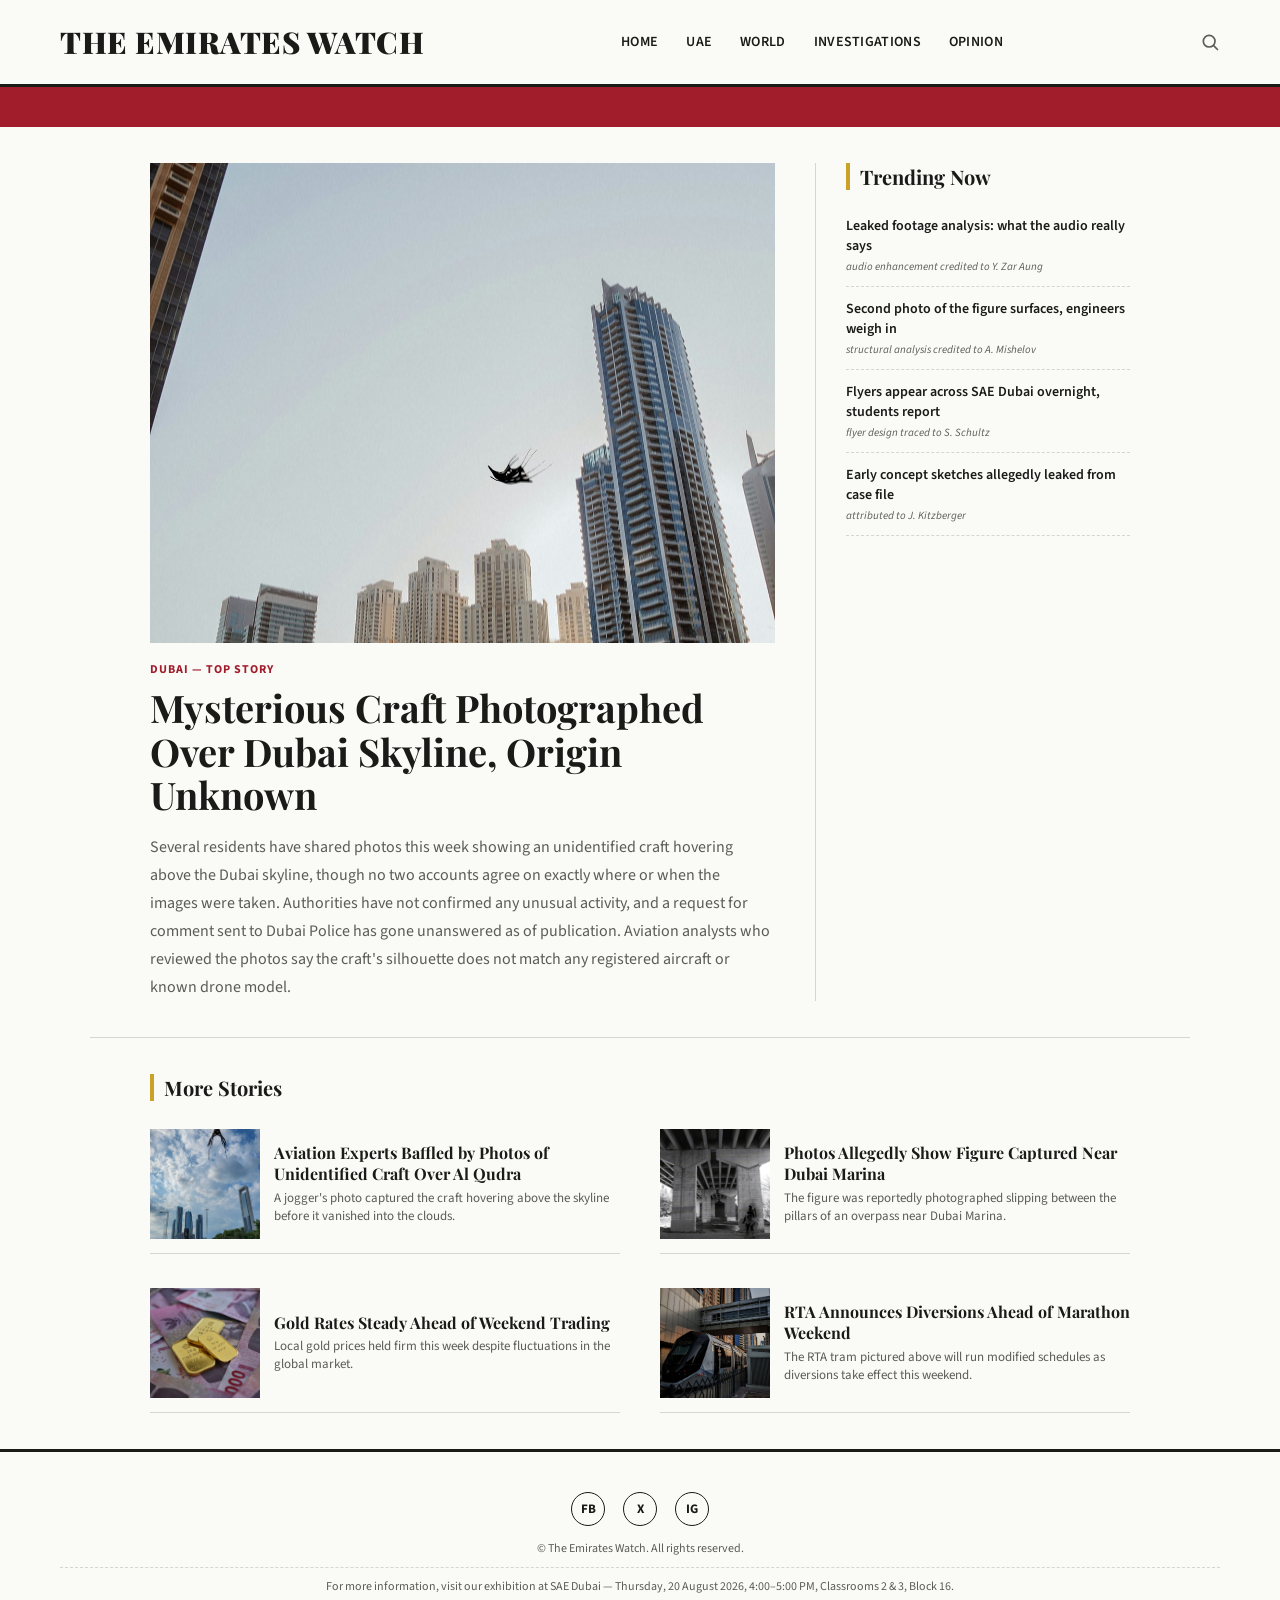
<file: index.html>
<!DOCTYPE html>
<html lang="en">
<head>
    <meta charset="UTF-8">
    <meta name="viewport" content="width=device-width, initial-scale=1.0">
    <title>The Emirates Watch</title>
    <!--This page has no visible content - it just decides which layout to
        send the visitor to, then redirects instantly. GitHub Pages requires
        a file named exactly index.html at the root, so this fills that role
        instead of duplicating either layout.-->
    <script>
        var isMobile = window.matchMedia("(max-width: 768px)").matches;
        window.location.replace(isMobile ? "index-mobile.html" : "index-desktop.html");
    </script>
</head>
<body>
    <!--Fallback link in case JavaScript is disabled-->
    <p>Redirecting&hellip; if nothing happens, <a href="index-desktop.html">click here</a>.</p>
</body>
</html>
</file>
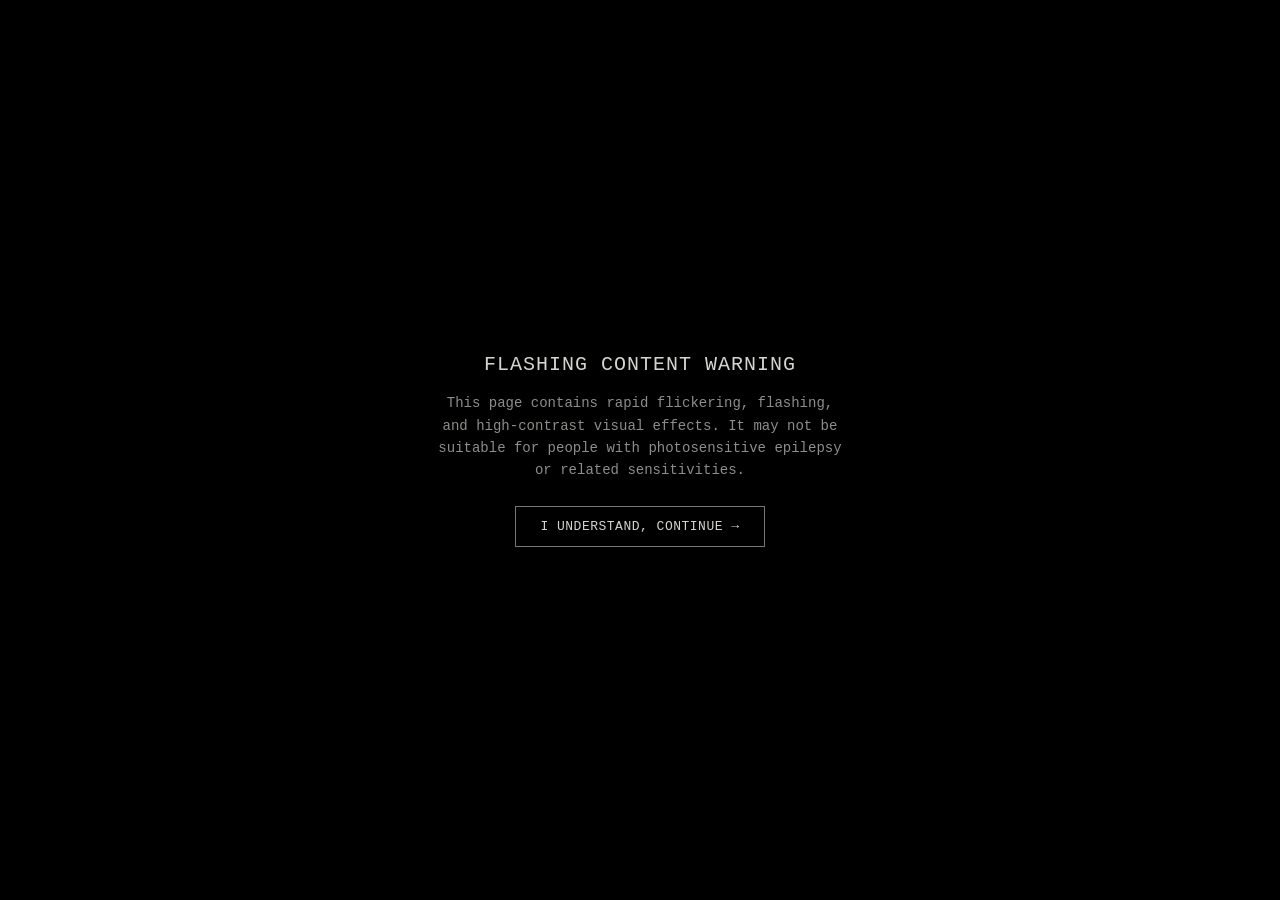
<file: error-404.html>
<!DOCTYPE html>
<html lang="en">
<head>
    <meta charset="UTF-8">
    <meta name="viewport" content="width=device-width, initial-scale=1.0">
    <title>404 &mdash; Page Not Found</title>
    <link rel="stylesheet" href="error-404.css">
</head>
<body class="body-404">

<!--Seizure warning interstitial - sits on top of everything and blocks the
    glitch effects from view until dismissed. Uses a tap/click button instead
    of hover, so it works the same on phones as it does on desktop.-->
<div class="seizure-overlay" id="seizureOverlay">
    <p class="seizure-title">Flashing Content Warning</p>
    <p class="seizure-text">This page contains rapid flickering, flashing, and high-contrast
        visual effects. It may not be suitable for people with photosensitive epilepsy or
        related sensitivities.</p>
    <button type="button" class="seizure-button" onclick="document.getElementById('seizureOverlay').style.display='none';">
        I Understand, Continue &rarr;
    </button>
</div>

<!--Full-bleed feed: photo 1 and photo 2 fill the entire page and swap between
    each other like a corrupted security feed, with the 404 message sitting
    on top as a HUD overlay rather than a big centered heading-->
<div class="feed-stage">

    <img src="./Photos/C1.jpg" alt="Leaked craft close-up" class="photo-frame photo-1">

    <img src="./Photos/E1.jpg" alt="Leaked entity close-up" class="photo-frame photo-2">

    <!--Signal-loss black flash, noise grain, scanlines and a horizontal tear all sit above the photos-->
    <div class="black-flash"></div>
    <div class="grain-overlay"></div>
    <div class="scanlines"></div>
    <div class="tear-line"></div>

    <!--HUD overlay: styled like a broken CCTV/security monitor readout, not a big glossy heading-->
    <div class="hud-overlay">
        <div class="hud-top">
            <span class="rec-dot"></span>
            <span>REC</span>
            <span class="timestamp">CAM_04 &mdash; FEED INTERRUPTED</span>
        </div>

        <div class="hud-center">
            <p class="hud-code">ERR 404</p>
            <p class="hud-message">PAGE NOT FOUND</p>
            <p class="hud-submessage">signal lost &mdash; record does not exist</p>
        </div>

        <div class="hud-bottom">
            <span>STATUS: OFFLINE</span>
            <!--Uses browser history so it returns to whichever layout (mobile or desktop) the user came from-->
            <a href="index-mobile.html" class="return-link" onclick="history.back(); return false;">return to site &rarr;</a>
        </div>

        <!--Exhibition tie-back note - appears on every page-->
        <p class="exhibition-note-404">For more information, visit our exhibition at SAE Dubai &mdash; Thursday, 20 August 2026, 4:00&ndash;5:00 PM, Classrooms 2 &amp; 3, Block 16.</p>
    </div>

</div>

</body>
</html>
</file>
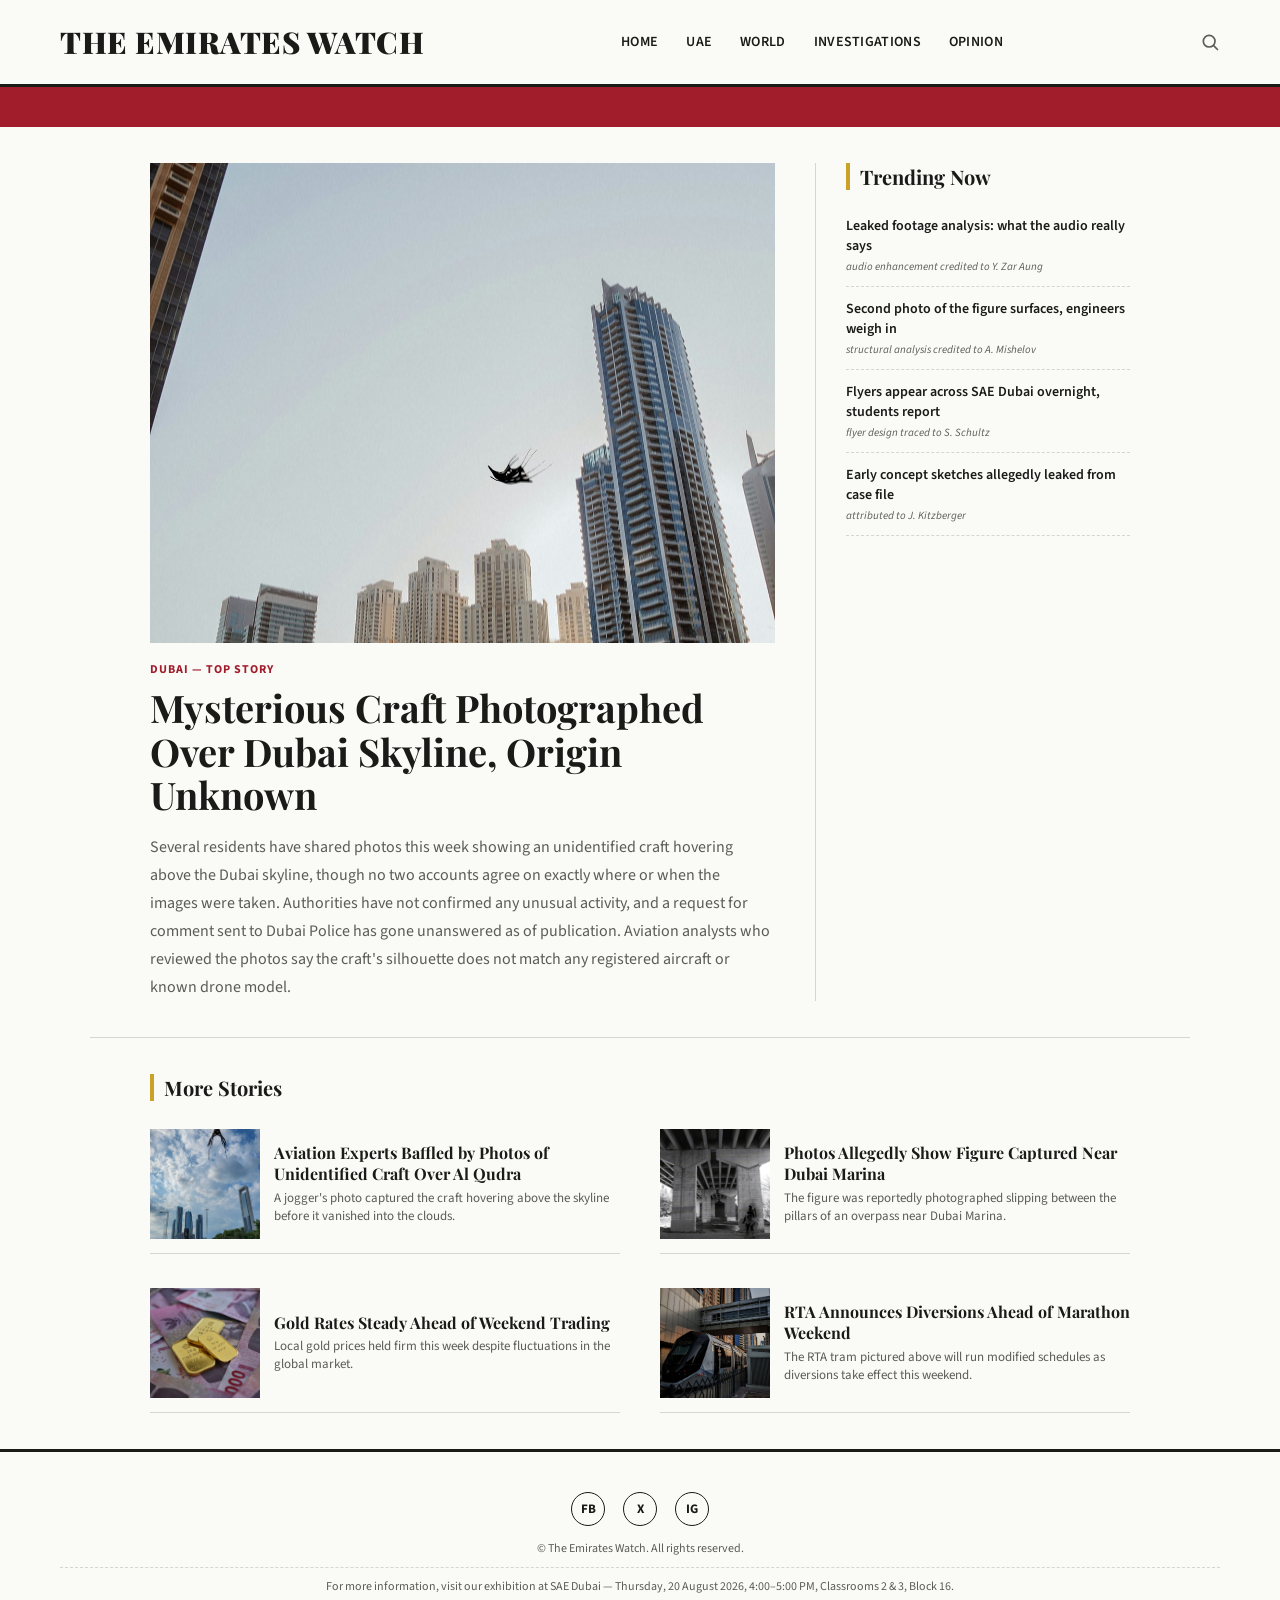
<file: index-desktop.html>
<!DOCTYPE html>
<html lang="en">
<head>
    <meta charset="UTF-8">
    <title>The Emirates Watch</title>
    <link rel="preconnect" href="https://fonts.googleapis.com">
    <link rel="preconnect" href="https://fonts.gstatic.com" crossorigin>
    <link href="https://fonts.googleapis.com/css2?family=Playfair+Display:wght@700;900&family=Source+Sans+3:wght@400;600;700&display=swap" rel="stylesheet">
    <link rel="stylesheet" href="style-desktop.css">
</head>
<body class="body">

<!--Masthead / Logo + Nav + Search-->
<header class="masthead">
    <div class="logo">THE EMIRATES WATCH</div>
    <!--Full nav row, desktop has room for it unlike mobile-->
    <nav class="nav">
        <a href="#">Home</a>
        <a href="#">UAE</a>
        <a href="#">World</a>
        <a href="#">Investigations</a>
        <a href="#">Opinion</a>
    </nav>
    <!--Decorative search icon, not functional-->
    <svg class="search-icon" viewBox="0 0 24 24" width="20" height="20" fill="none" stroke="currentColor" stroke-width="2" stroke-linecap="round">
        <circle cx="11" cy="11" r="7"></circle>
        <line x1="21" y1="21" x2="16.65" y2="16.65"></line>
    </svg>
</header>

<!--Breaking News Ticker - scrolling marquee animation-->
<div class="ticker-wrap">
    <div class="ticker-track">
        BREAKING: UNIDENTIFIED CRAFT PHOTOGRAPHED OVER DUBAI SKYLINE &mdash; SOURCE OF IMAGES UNCONFIRMED &nbsp;&bull;&nbsp; WITNESSES DESCRIBE "NON-HUMAN" FIGURE CAPTURED IN LEAKED PHOTOS &nbsp;&bull;&nbsp; BREAKING: UNIDENTIFIED CRAFT PHOTOGRAPHED OVER DUBAI SKYLINE &mdash; SOURCE OF IMAGES UNCONFIRMED &nbsp;&bull;&nbsp;
    </div>
</div>

<!--Main Story + Trending Sidebar, side by side on desktop-->
<section class="hero-row">

    <!--Main Story / Hero-->
    <div class="hero">
        <a href="story-craft.html" class="hero-link">
            <img src="./Photos/C3.jpg" alt="Wide shot of the craft over the Dubai skyline" class="photo-placeholder hero-photo">
            <p class="eyebrow">DUBAI &mdash; TOP STORY</p>
            <h1 class="headline">Mysterious Craft Photographed Over Dubai Skyline, Origin Unknown</h1>
        </a>
        <p class="lead-paragraph">
            Several residents have shared photos this week showing an unidentified craft hovering above the
            Dubai skyline, though no two accounts agree on exactly where or when the images were taken.
            Authorities have not confirmed any unusual activity, and a request for comment sent to Dubai Police
            has gone unanswered as of publication. Aviation analysts who reviewed the photos say the craft's
            silhouette does not match any registered aircraft or known drone model.
        </p>
    </div>

    <!--Trending Sidebar - links back to collaborator ARG content-->
    <aside class="trending">
        <h2 class="section-title">Trending Now</h2>
        <ul class="trending-list">
            <li>
                <a href="story-footage.html">Leaked footage analysis: what the audio really says</a>
                <span class="byline">audio enhancement credited to Y. Zar Aung</span>
            </li>
            <li>
                <a href="story-fragment.html">Second photo of the figure surfaces, engineers weigh in</a>
                <span class="byline">structural analysis credited to A. Mishelov</span>
            </li>
            <li>
                <a href="story-flyers.html">Flyers appear across SAE Dubai overnight, students report</a>
                <span class="byline">flyer design traced to S. Schultz</span>
            </li>
            <li>
                <a href="story-sketches.html">Early concept sketches allegedly leaked from case file</a>
                <span class="byline">attributed to J. Kitzberger</span>
            </li>
        </ul>
    </aside>

</section>

<!--Stories Grid - 2 real links (craft / entity) + 2 fake filler stories-->
<section class="stories">
    <h2 class="section-title">More Stories</h2>
    <div class="stories-grid">

        <!--Real story 1: links to craft article-->
        <a href="story-craft.html" class="story-card">
            <img src="./Photos/C2.jpg" alt="Photograph of the unidentified craft" class="photo-placeholder thumb">
            <div class="story-text">
                <h3>Aviation Experts Baffled by Photos of Unidentified Craft Over Al Qudra</h3>
                <p>A jogger's photo captured the craft hovering above the skyline before it vanished into the clouds.</p>
            </div>
        </a>

        <!--Real story 2: links to entity article-->
        <a href="story-entity.html" class="story-card">
            <img src="./Photos/E2.jpg" alt="Entity from the security footage" class="photo-placeholder thumb">
            <div class="story-text">
                <h3>Photos Allegedly Show Figure Captured Near Dubai Marina</h3>
                <p>The figure was reportedly photographed slipping between the pillars of an overpass near Dubai Marina.</p>
            </div>
        </a>

        <!--Fake filler story 1: no real target, purely for realism-->
        <a href="#" class="story-card">
            <img src="./Photos/Gold_Rates.jpg" alt="Gold rates filler story" class="photo-placeholder thumb">
            <div class="story-text">
                <h3>Gold Rates Steady Ahead of Weekend Trading</h3>
                <p>Local gold prices held firm this week despite fluctuations in the global market.</p>
            </div>
        </a>

        <!--Fake filler story 2: no real target, purely for realism-->
        <a href="#" class="story-card">
            <img src="./Photos/RTA.jpg" alt="RTA diversions filler story" class="photo-placeholder thumb">
            <div class="story-text">
                <h3>RTA Announces Diversions Ahead of Marathon Weekend</h3>
                <p>The RTA tram pictured above will run modified schedules as diversions take effect this weekend.</p>
            </div>
        </a>

    </div>
</section>

<!--Footer - fake social links, all route to error-404.html for the ARG glitch reveal-->
<footer class="footer">
    <div class="social-links">
        <a href="error-404.html" aria-label="Facebook">FB</a>
        <a href="error-404.html" aria-label="X / Twitter">X</a>
        <a href="error-404.html" aria-label="Instagram">IG</a>
    </div>
    <p class="footer-note">&copy; The Emirates Watch. All rights reserved.</p>
    <p class="exhibition-note">For more information, visit our exhibition at SAE Dubai &mdash; Thursday, 20 August 2026, 4:00&ndash;5:00 PM, Classrooms 2 &amp; 3, Block 16.</p>
</footer>

</body>
</html>
</file>
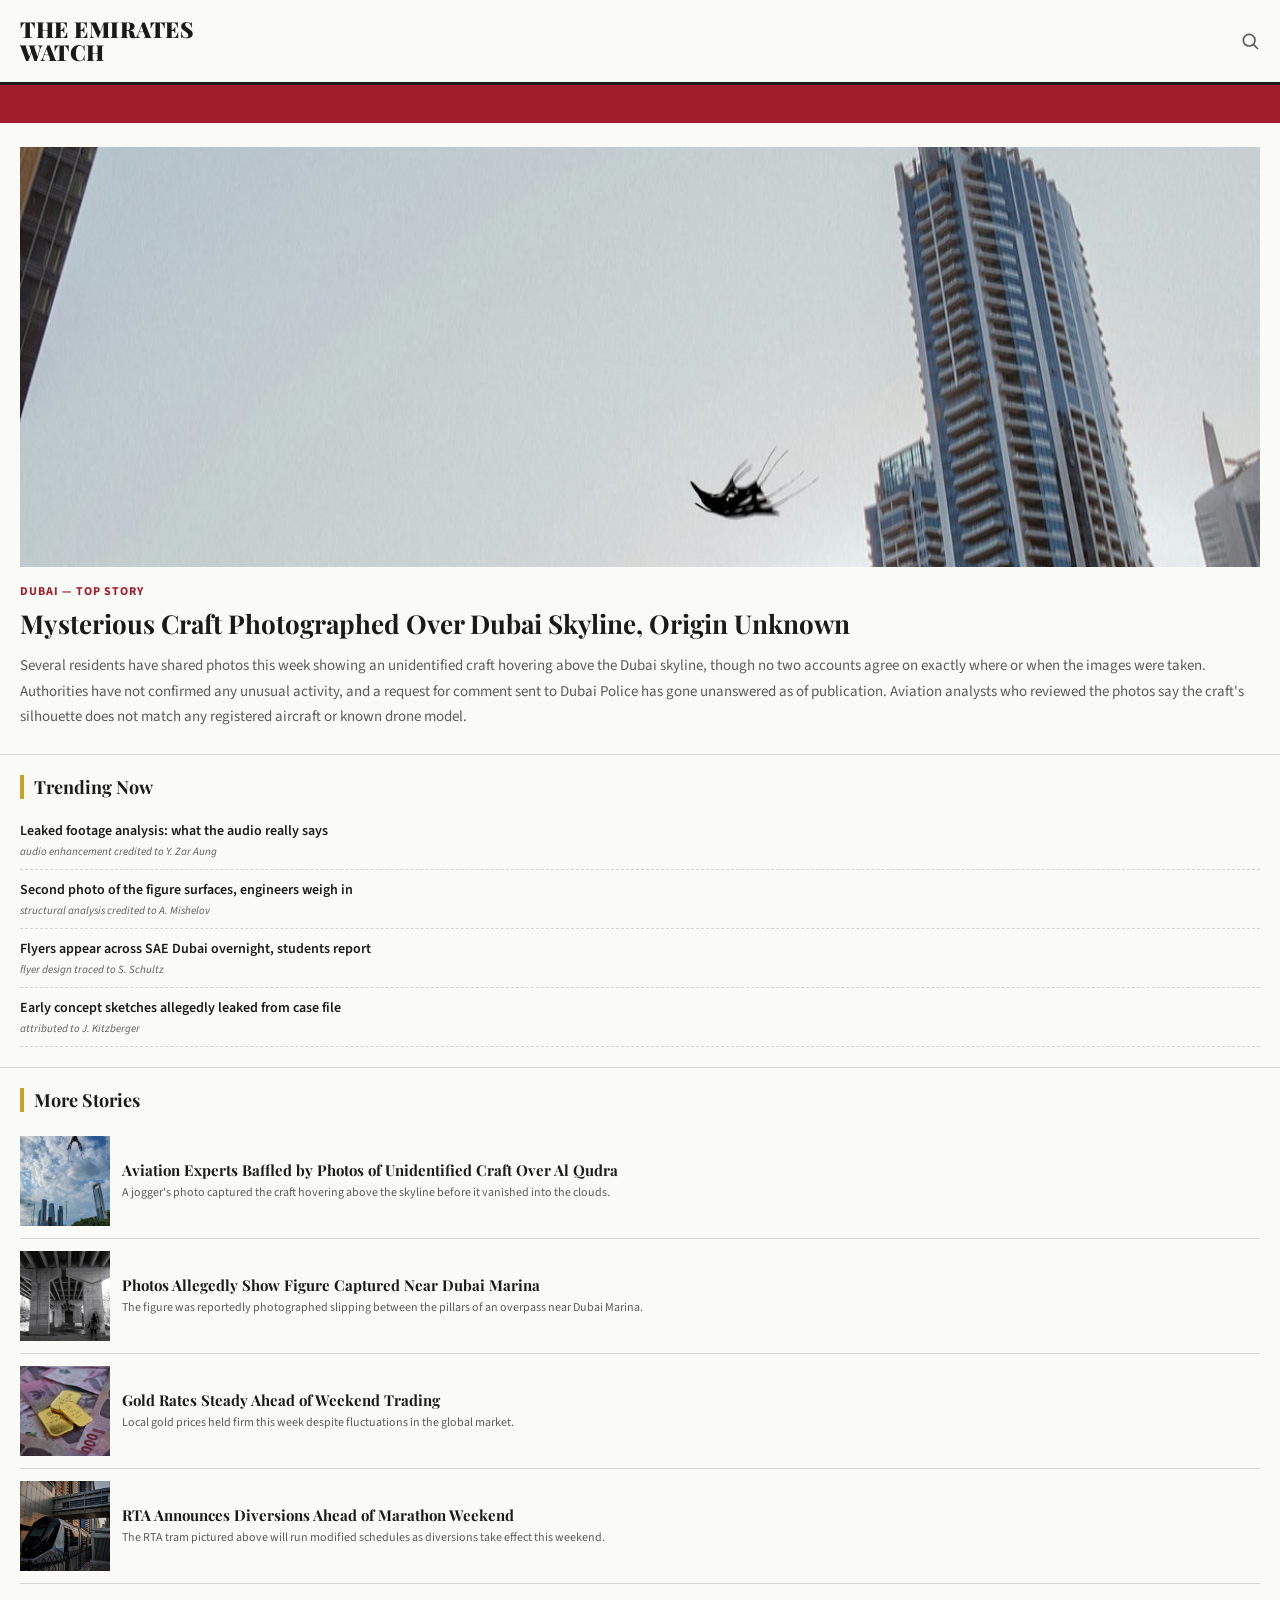
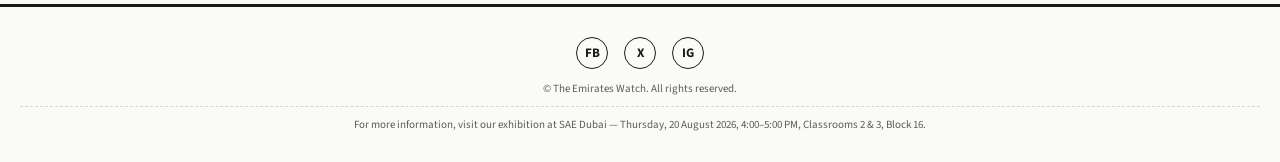
<file: index-mobile.html>
<!DOCTYPE html>
<html lang="en">
<head>
    <meta charset="UTF-8">
    <meta name="viewport" content="width=device-width, initial-scale=1.0">
    <title>The Emirates Watch</title>
    <link rel="preconnect" href="https://fonts.googleapis.com">
    <link rel="preconnect" href="https://fonts.gstatic.com" crossorigin>
    <link href="https://fonts.googleapis.com/css2?family=Playfair+Display:wght@700;900&family=Source+Sans+3:wght@400;600;700&display=swap" rel="stylesheet">
    <link rel="stylesheet" href="style-mobile.css">
</head>
<body class="body">

<!--Masthead / Logo + Search-->
<header class="masthead">
    <div class="logo">THE EMIRATES<br>WATCH</div>
    <!--Decorative search icon, not functional-->
    <svg class="search-icon" viewBox="0 0 24 24" width="20" height="20" fill="none" stroke="currentColor" stroke-width="2" stroke-linecap="round">
        <circle cx="11" cy="11" r="7"></circle>
        <line x1="21" y1="21" x2="16.65" y2="16.65"></line>
    </svg>
</header>

<!--Breaking News Ticker - scrolling marquee animation-->
<div class="ticker-wrap">
    <div class="ticker-track">
        BREAKING: UNIDENTIFIED CRAFT PHOTOGRAPHED OVER DUBAI SKYLINE &mdash; SOURCE OF IMAGES UNCONFIRMED &nbsp;&bull;&nbsp; WITNESSES DESCRIBE "NON-HUMAN" FIGURE CAPTURED IN LEAKED PHOTOS &nbsp;&bull;&nbsp; BREAKING: UNIDENTIFIED CRAFT PHOTOGRAPHED OVER DUBAI SKYLINE &mdash; SOURCE OF IMAGES UNCONFIRMED &nbsp;&bull;&nbsp;
    </div>
</div>

<!--Main Story / Hero-->
<section class="hero">
    <a href="story-craft.html" class="hero-link">
        <img src="./Photos/C3.jpg" alt="Wide shot of the craft over the Dubai skyline" class="photo-placeholder hero-photo">
        <p class="eyebrow">DUBAI &mdash; TOP STORY</p>
        <h1 class="headline">Mysterious Craft Photographed Over Dubai Skyline, Origin Unknown</h1>
    </a>
    <p class="lead-paragraph">
        Several residents have shared photos this week showing an unidentified craft hovering above the
        Dubai skyline, though no two accounts agree on exactly where or when the images were taken.
        Authorities have not confirmed any unusual activity, and a request for comment sent to Dubai Police
        has gone unanswered as of publication. Aviation analysts who reviewed the photos say the craft's
        silhouette does not match any registered aircraft or known drone model.
    </p>
</section>

<!--Trending Sidebar - links back to collaborator ARG content-->
<section class="trending">
    <h2 class="section-title">Trending Now</h2>
    <ul class="trending-list">
        <li>
            <a href="story-footage.html">Leaked footage analysis: what the audio really says</a>
            <span class="byline">audio enhancement credited to Y. Zar Aung</span>
        </li>
        <li>
            <a href="story-fragment.html">Second photo of the figure surfaces, engineers weigh in</a>
            <span class="byline">structural analysis credited to A. Mishelov</span>
        </li>
        <li>
            <a href="story-flyers.html">Flyers appear across SAE Dubai overnight, students report</a>
            <span class="byline">flyer design traced to S. Schultz</span>
        </li>
        <li>
            <a href="story-sketches.html">Early concept sketches allegedly leaked from case file</a>
            <span class="byline">attributed to J. Kitzberger</span>
        </li>
    </ul>
</section>

<!--Stories Grid - 2 real links (craft / entity) + 2 fake filler stories-->
<section class="stories">
    <h2 class="section-title">More Stories</h2>

    <!--Real story 1: links to craft article-->
    <a href="story-craft.html" class="story-card">
        <img src="./Photos/C2.jpg" alt="Photograph of the unidentified craft" class="photo-placeholder thumb">
        <div class="story-text">
            <h3>Aviation Experts Baffled by Photos of Unidentified Craft Over Al Qudra</h3>
            <p>A jogger's photo captured the craft hovering above the skyline before it vanished into the clouds.</p>
        </div>
    </a>

    <!--Real story 2: links to entity article-->
    <a href="story-entity.html" class="story-card">
        <img src="./Photos/E2.jpg" alt="Entity from the security footage" class="photo-placeholder thumb">
        <div class="story-text">
            <h3>Photos Allegedly Show Figure Captured Near Dubai Marina</h3>
            <p>The figure was reportedly photographed slipping between the pillars of an overpass near Dubai Marina.</p>
        </div>
    </a>

    <!--Fake filler story 1: no real target, purely for realism-->
    <a href="#" class="story-card">
        <img src="./Photos/Gold_Rates.jpg" alt="Gold rates filler story" class="photo-placeholder thumb">
        <div class="story-text">
            <h3>Gold Rates Steady Ahead of Weekend Trading</h3>
            <p>Local gold prices held firm this week despite fluctuations in the global market.</p>
        </div>
    </a>

    <!--Fake filler story 2: no real target, purely for realism-->
    <a href="#" class="story-card">
        <img src="./Photos/RTA.jpg" alt="RTA diversions filler story" class="photo-placeholder thumb">
        <div class="story-text">
            <h3>RTA Announces Diversions Ahead of Marathon Weekend</h3>
            <p>The RTA tram pictured above will run modified schedules as diversions take effect this weekend.</p>
        </div>
    </a>
</section>

<!--Footer - fake social links, all route to error-404.html for the ARG glitch reveal-->
<footer class="footer">
    <div class="social-links">
        <a href="error-404.html" aria-label="Facebook">FB</a>
        <a href="error-404.html" aria-label="X / Twitter">X</a>
        <a href="error-404.html" aria-label="Instagram">IG</a>
    </div>
    <p class="footer-note">&copy; The Emirates Watch. All rights reserved.</p>
    <p class="exhibition-note">For more information, visit our exhibition at SAE Dubai &mdash; Thursday, 20 August 2026, 4:00&ndash;5:00 PM, Classrooms 2 &amp; 3, Block 16.</p>
</footer>

</body>
</html>
</file>
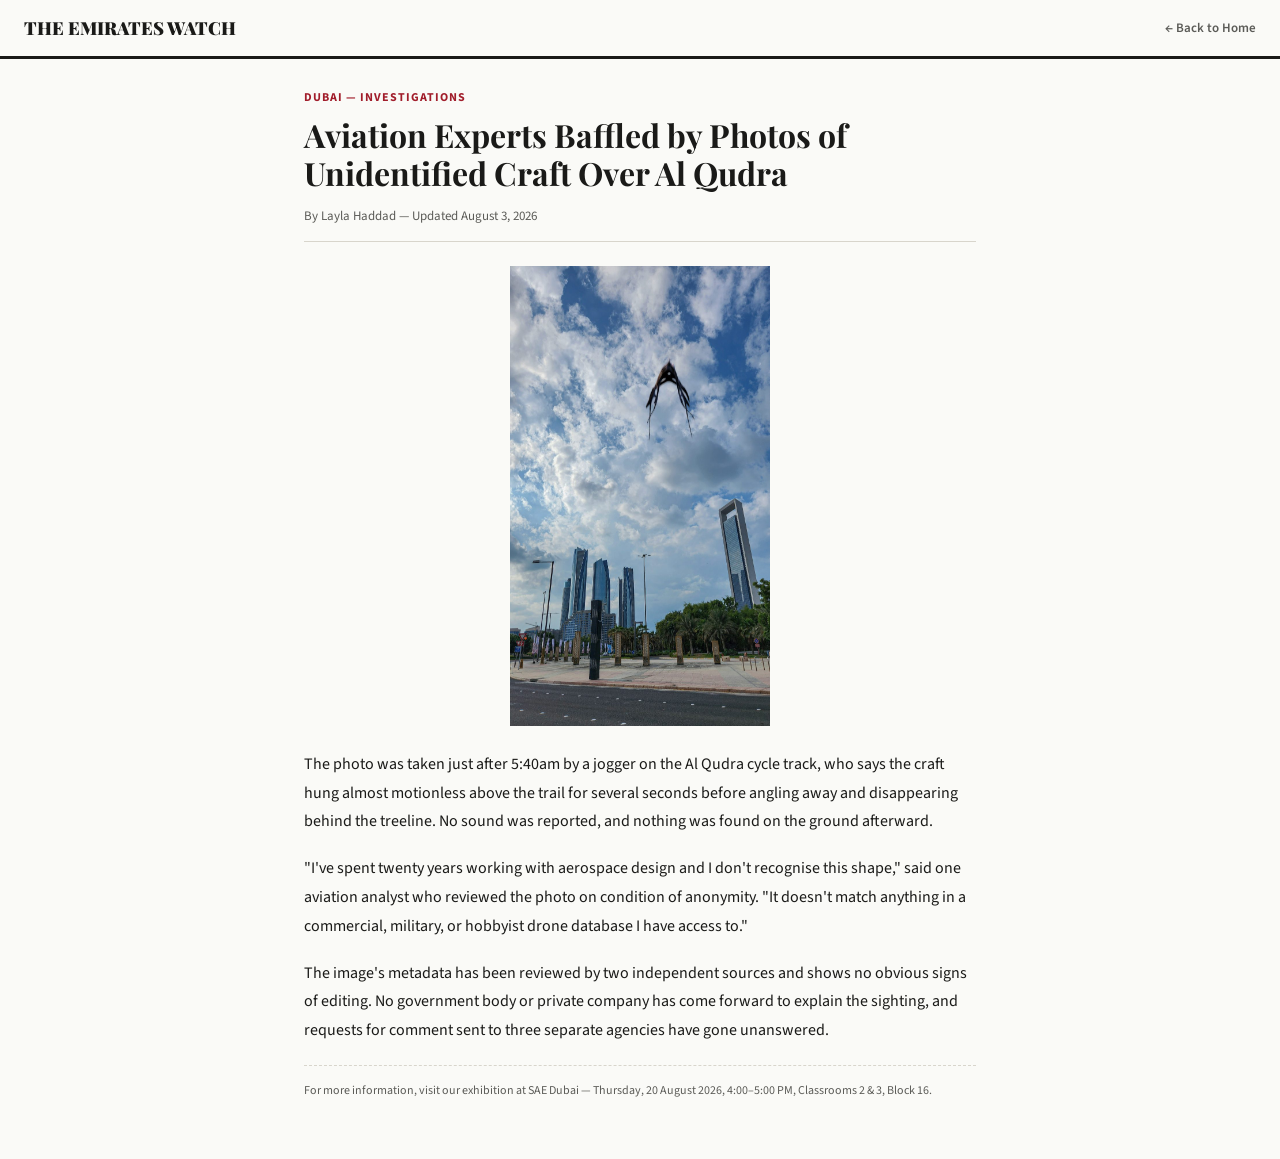
<file: story-craft.html>
<!DOCTYPE html>
<html lang="en">
<head>
    <meta charset="UTF-8">
    <meta name="viewport" content="width=device-width, initial-scale=1.0">
    <title>The Emirates Watch &mdash; Photos of Unidentified Craft Baffle Aviation Experts</title>
    <link rel="preconnect" href="https://fonts.googleapis.com">
    <link rel="preconnect" href="https://fonts.gstatic.com" crossorigin>
    <link href="https://fonts.googleapis.com/css2?family=Playfair+Display:wght@700;900&family=Source+Sans+3:wght@400;600;700&display=swap" rel="stylesheet">
    <link rel="stylesheet" href="article.css">
</head>
<body class="body">

<!--Mini Masthead-->
<header class="masthead-mini">
    <div class="logo-mini">THE EMIRATES WATCH</div>
    <!--Uses browser history instead of a fixed link, so it returns to whichever
        layout (mobile or desktop) the user actually came from-->
    <a href="index-mobile.html" class="back-link" onclick="history.back(); return false;">&larr; Back to Home</a>
</header>

<!--Article Body - the "craft" story-->
<article class="article">
    <p class="eyebrow">DUBAI &mdash; INVESTIGATIONS</p>
    <h1 class="headline">Aviation Experts Baffled by Photos of Unidentified Craft Over Al Qudra</h1>
    <p class="byline">By Layla Haddad &mdash; Updated August 3, 2026</p>

    <img src="./Photos/C2.jpg" alt="Photograph of the unidentified craft" class="photo-placeholder">

    <div class="body-text">
        <p>The photo was taken just after 5:40am by a jogger on the Al Qudra cycle track, who says the craft hung almost motionless above the trail for several seconds before angling away and disappearing behind the treeline. No sound was reported, and nothing was found on the ground afterward.</p>
        <p>"I've spent twenty years working with aerospace design and I don't recognise this shape," said one aviation analyst who reviewed the photo on condition of anonymity. "It doesn't match anything in a commercial, military, or hobbyist drone database I have access to."</p>
        <p>The image's metadata has been reviewed by two independent sources and shows no obvious signs of editing. No government body or private company has come forward to explain the sighting, and requests for comment sent to three separate agencies have gone unanswered.</p>
    </div>

    <!--Exhibition tie-back note - appears on every page-->
    <p class="exhibition-note">For more information, visit our exhibition at SAE Dubai &mdash; Thursday, 20 August 2026, 4:00&ndash;5:00 PM, Classrooms 2 &amp; 3, Block 16.</p>
</article>

</body>
</html>
</file>
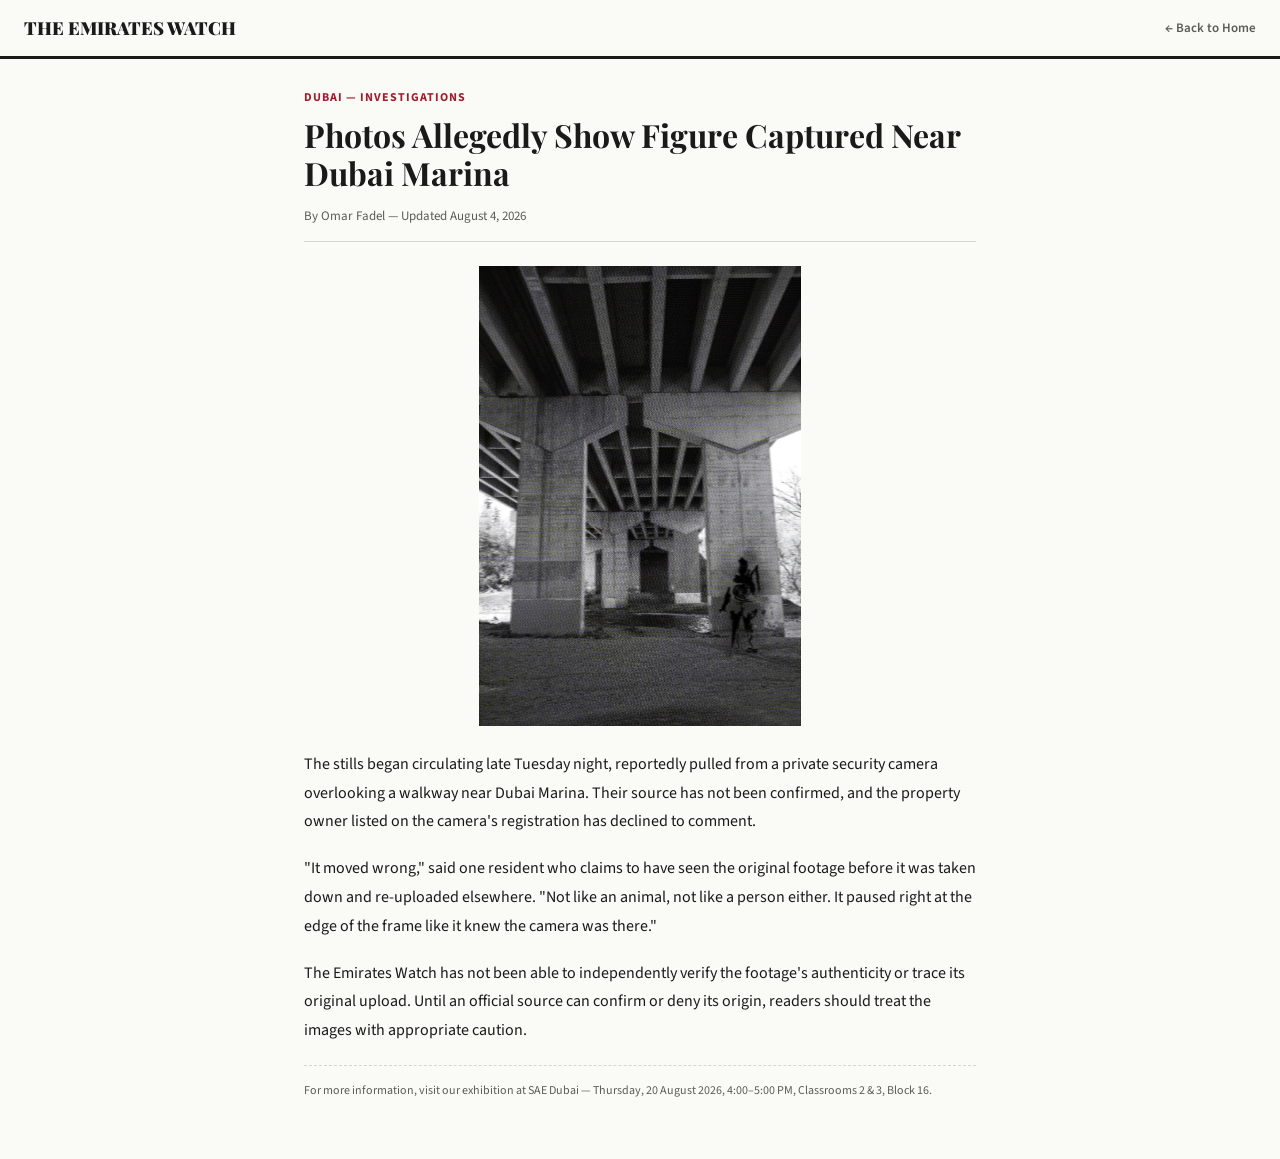
<file: story-entity.html>
<!DOCTYPE html>
<html lang="en">
<head>
    <meta charset="UTF-8">
    <meta name="viewport" content="width=device-width, initial-scale=1.0">
    <title>The Emirates Watch &mdash; Photos Allegedly Show Figure Captured Near Dubai Marina</title>
    <link rel="preconnect" href="https://fonts.googleapis.com">
    <link rel="preconnect" href="https://fonts.gstatic.com" crossorigin>
    <link href="https://fonts.googleapis.com/css2?family=Playfair+Display:wght@700;900&family=Source+Sans+3:wght@400;600;700&display=swap" rel="stylesheet">
    <link rel="stylesheet" href="article.css">
</head>
<body class="body">

<!--Mini Masthead-->
<header class="masthead-mini">
    <div class="logo-mini">THE EMIRATES WATCH</div>
    <!--Uses browser history instead of a fixed link, so it returns to whichever
        layout (mobile or desktop) the user actually came from-->
    <a href="index-mobile.html" class="back-link" onclick="history.back(); return false;">&larr; Back to Home</a>
</header>

<!--Article Body - the "entity" story-->
<article class="article">
    <p class="eyebrow">DUBAI &mdash; INVESTIGATIONS</p>
    <h1 class="headline">Photos Allegedly Show Figure Captured Near Dubai Marina</h1>
    <p class="byline">By Omar Fadel &mdash; Updated August 4, 2026</p>

    <img src="./Photos/E2.jpg" alt="Still of the entity from the footage" class="photo-placeholder">

    <div class="body-text">
        <p>The stills began circulating late Tuesday night, reportedly pulled from a private security camera overlooking a walkway near Dubai Marina. Their source has not been confirmed, and the property owner listed on the camera's registration has declined to comment.</p>
        <p>"It moved wrong," said one resident who claims to have seen the original footage before it was taken down and re-uploaded elsewhere. "Not like an animal, not like a person either. It paused right at the edge of the frame like it knew the camera was there."</p>
        <p>The Emirates Watch has not been able to independently verify the footage's authenticity or trace its original upload. Until an official source can confirm or deny its origin, readers should treat the images with appropriate caution.</p>
    </div>

    <!--Exhibition tie-back note - appears on every page-->
    <p class="exhibition-note">For more information, visit our exhibition at SAE Dubai &mdash; Thursday, 20 August 2026, 4:00&ndash;5:00 PM, Classrooms 2 &amp; 3, Block 16.</p>
</article>

</body>
</html>
</file>
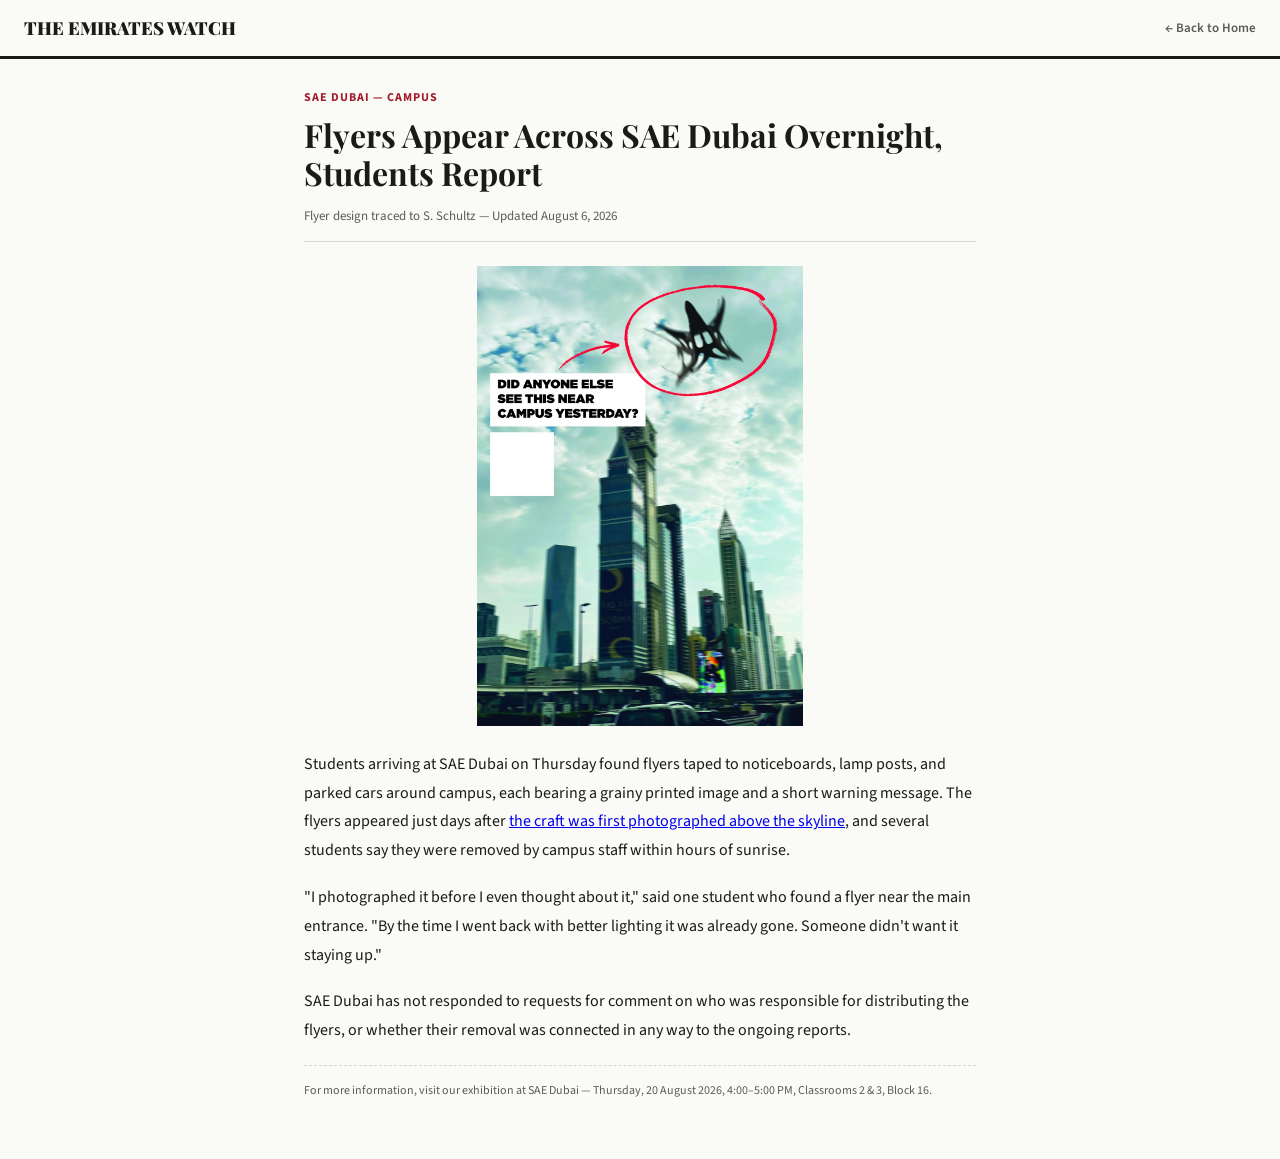
<file: story-flyers.html>
<!DOCTYPE html>
<html lang="en">
<head>
    <meta charset="UTF-8">
    <meta name="viewport" content="width=device-width, initial-scale=1.0">
    <title>The Emirates Watch &mdash; Flyers Appear Across SAE Dubai</title>
    <link rel="preconnect" href="https://fonts.googleapis.com">
    <link rel="preconnect" href="https://fonts.gstatic.com" crossorigin>
    <link href="https://fonts.googleapis.com/css2?family=Playfair+Display:wght@700;900&family=Source+Sans+3:wght@400;600;700&display=swap" rel="stylesheet">
    <link rel="stylesheet" href="article.css">
</head>
<body class="body">

<!--Mini Masthead-->
<header class="masthead-mini">
    <div class="logo-mini">THE EMIRATES WATCH</div>
    <a href="index-mobile.html" class="back-link" onclick="history.back(); return false;">&larr; Back to Home</a>
</header>

<!--Article Body - local colour story that still ties back to the wider case-->
<article class="article">
    <p class="eyebrow">SAE DUBAI &mdash; CAMPUS</p>
    <h1 class="headline">Flyers Appear Across SAE Dubai Overnight, Students Report</h1>
    <p class="byline">Flyer design traced to S. Schultz &mdash; Updated August 6, 2026</p>

    <img src="./Photos/P1.jpg" alt="Flyer taped to a lamp post" class="photo-placeholder">

    <div class="body-text">
        <p>Students arriving at SAE Dubai on Thursday found flyers taped to noticeboards, lamp posts, and parked cars around campus, each bearing a grainy printed image and a short warning message. The flyers appeared just days after <a href="story-craft.html">the craft was first photographed above the skyline</a>, and several students say they were removed by campus staff within hours of sunrise.</p>
        <p>"I photographed it before I even thought about it," said one student who found a flyer near the main entrance. "By the time I went back with better lighting it was already gone. Someone didn't want it staying up."</p>
        <p>SAE Dubai has not responded to requests for comment on who was responsible for distributing the flyers, or whether their removal was connected in any way to the ongoing reports.</p>
    </div>

    <!--Exhibition tie-back note - appears on every page-->
    <p class="exhibition-note">For more information, visit our exhibition at SAE Dubai &mdash; Thursday, 20 August 2026, 4:00&ndash;5:00 PM, Classrooms 2 &amp; 3, Block 16.</p>
</article>

</body>
</html>
</file>
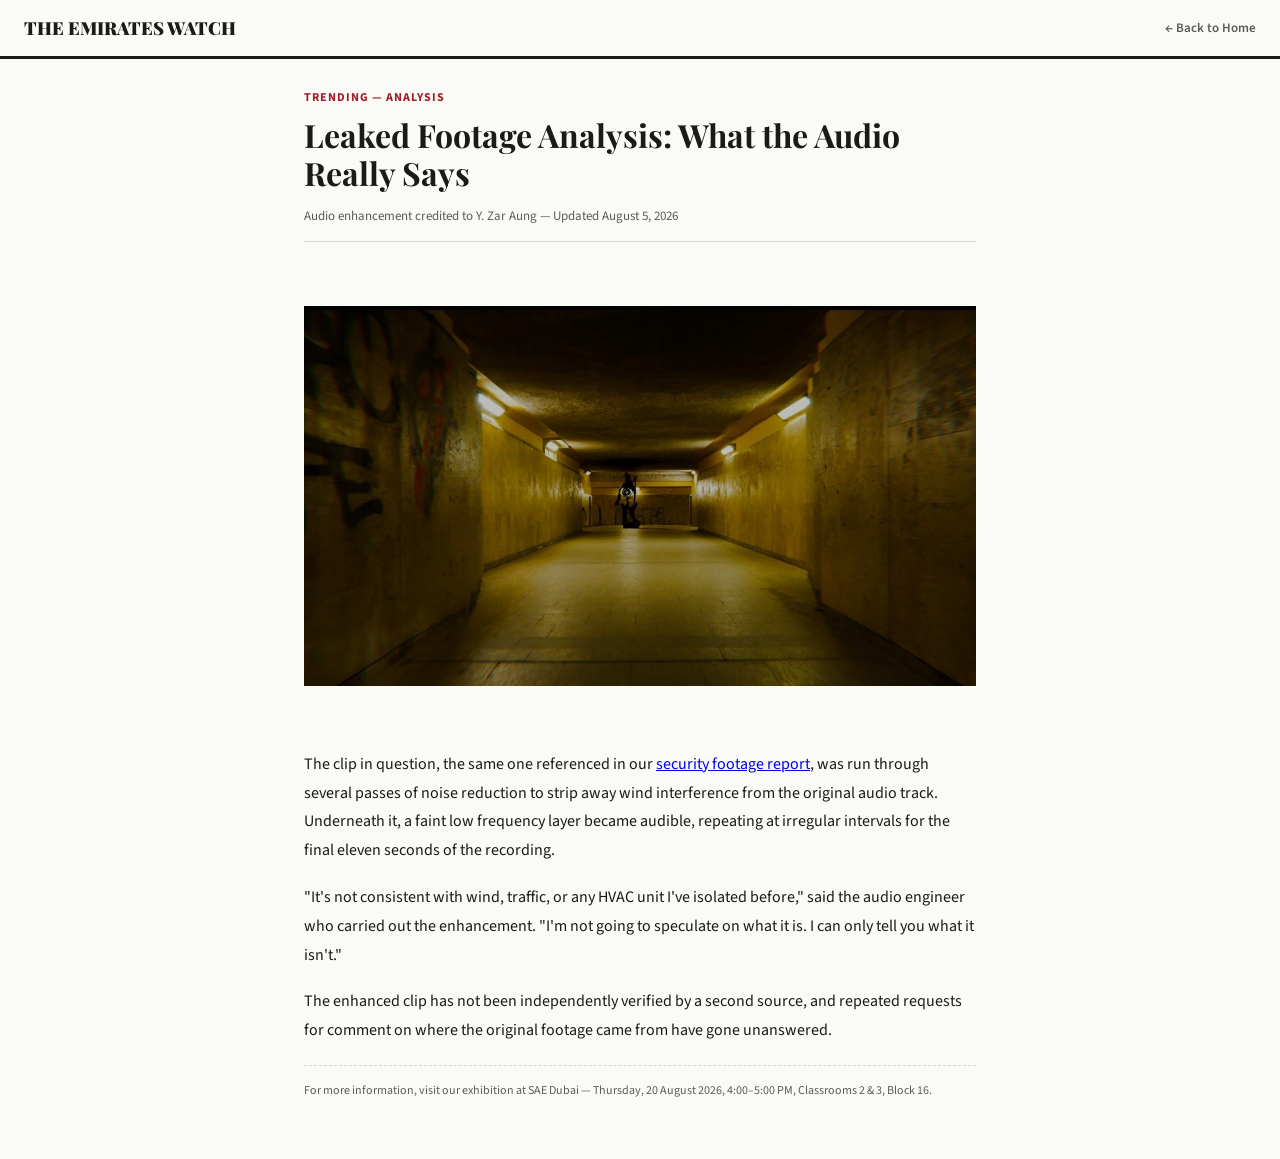
<file: story-footage.html>
<!DOCTYPE html>
<html lang="en">
<head>
    <meta charset="UTF-8">
    <meta name="viewport" content="width=device-width, initial-scale=1.0">
    <title>The Emirates Watch &mdash; Leaked Footage Analysis</title>
    <link rel="preconnect" href="https://fonts.googleapis.com">
    <link rel="preconnect" href="https://fonts.gstatic.com" crossorigin>
    <link href="https://fonts.googleapis.com/css2?family=Playfair+Display:wght@700;900&family=Source+Sans+3:wght@400;600;700&display=swap" rel="stylesheet">
    <link rel="stylesheet" href="article.css">
</head>
<body class="body">

<!--Mini Masthead-->
<header class="masthead-mini">
    <div class="logo-mini">THE EMIRATES WATCH</div>
    <a href="index-mobile.html" class="back-link" onclick="history.back(); return false;">&larr; Back to Home</a>
</header>

<!--Article Body - connects the leaked audio to the entity footage story-->
<article class="article">
    <p class="eyebrow">TRENDING &mdash; ANALYSIS</p>
    <h1 class="headline">Leaked Footage Analysis: What the Audio Really Says</h1>
    <p class="byline">Audio enhancement credited to Y. Zar Aung &mdash; Updated August 5, 2026</p>

    <img src="./Photos/Enitity_full.jpeg" alt="Waveform still from the enhanced audio" class="photo-placeholder">

    <div class="body-text">
        <p>The clip in question, the same one referenced in our <a href="story-entity.html">security footage report</a>, was run through several passes of noise reduction to strip away wind interference from the original audio track. Underneath it, a faint low frequency layer became audible, repeating at irregular intervals for the final eleven seconds of the recording.</p>
        <p>"It's not consistent with wind, traffic, or any HVAC unit I've isolated before," said the audio engineer who carried out the enhancement. "I'm not going to speculate on what it is. I can only tell you what it isn't."</p>
        <p>The enhanced clip has not been independently verified by a second source, and repeated requests for comment on where the original footage came from have gone unanswered.</p>
    </div>

    <!--Exhibition tie-back note - appears on every page-->
    <p class="exhibition-note">For more information, visit our exhibition at SAE Dubai &mdash; Thursday, 20 August 2026, 4:00&ndash;5:00 PM, Classrooms 2 &amp; 3, Block 16.</p>
</article>

</body>
</html>
</file>
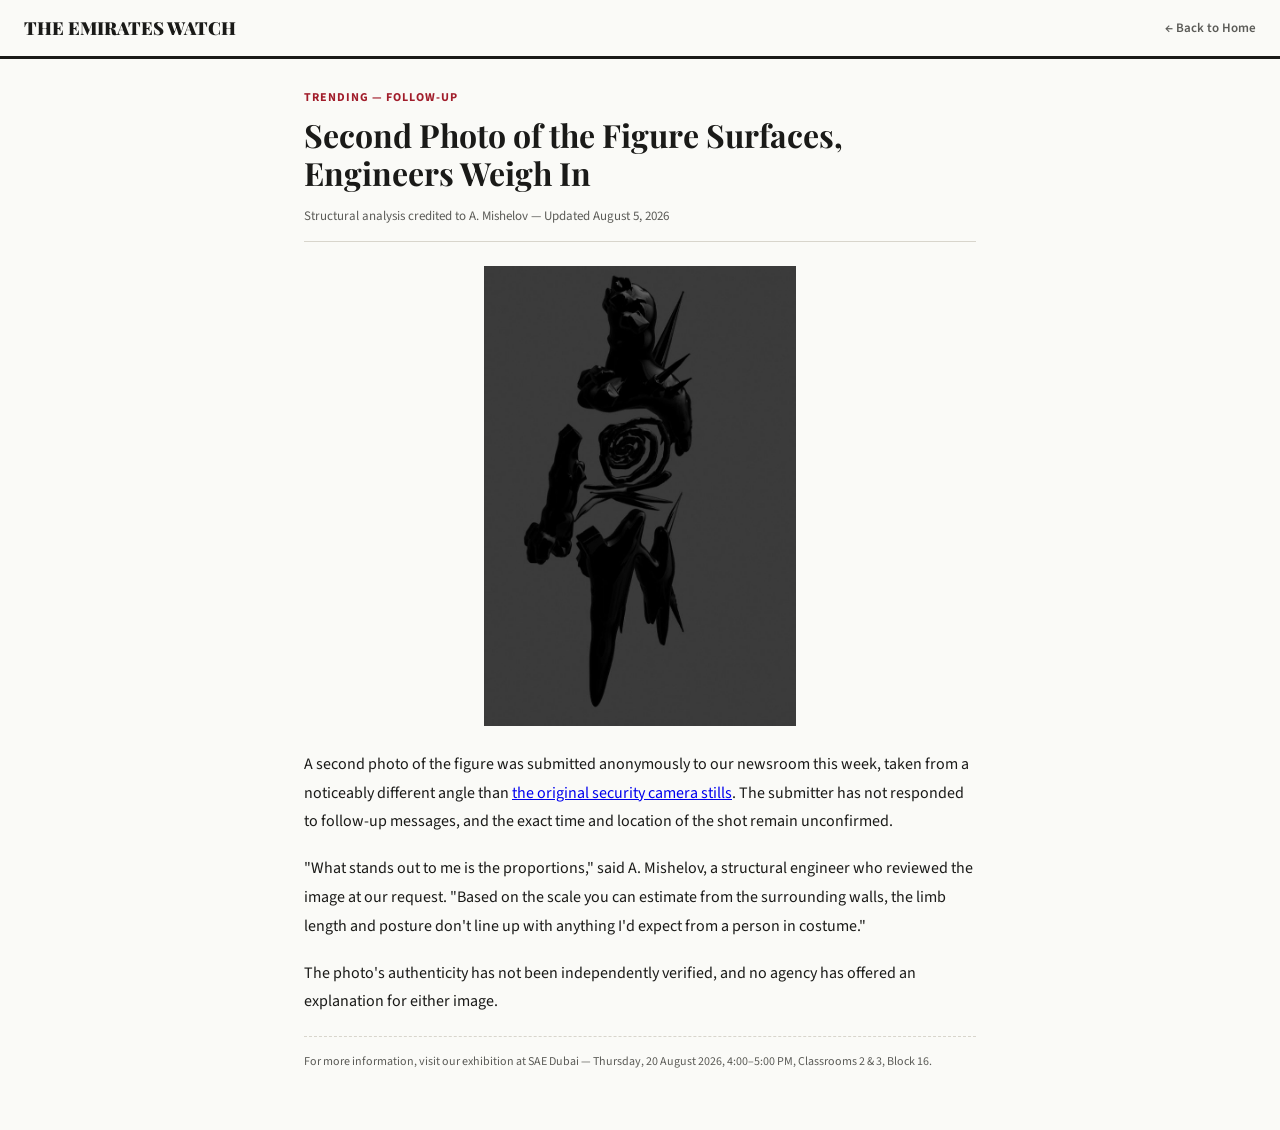
<file: story-fragment.html>
<!DOCTYPE html>
<html lang="en">
<head>
    <meta charset="UTF-8">
    <meta name="viewport" content="width=device-width, initial-scale=1.0">
    <title>The Emirates Watch &mdash; Second Photo of the Figure Analyzed by Engineers</title>
    <link rel="preconnect" href="https://fonts.googleapis.com">
    <link rel="preconnect" href="https://fonts.gstatic.com" crossorigin>
    <link href="https://fonts.googleapis.com/css2?family=Playfair+Display:wght@700;900&family=Source+Sans+3:wght@400;600;700&display=swap" rel="stylesheet">
    <link rel="stylesheet" href="article.css">
</head>
<body class="body">

<!--Mini Masthead-->
<header class="masthead-mini">
    <div class="logo-mini">THE EMIRATES WATCH</div>
    <a href="index-mobile.html" class="back-link" onclick="history.back(); return false;">&larr; Back to Home</a>
</header>

<!--Article Body - a second photo of the entity, connects back to the original security footage story-->
<article class="article">
    <p class="eyebrow">TRENDING &mdash; FOLLOW-UP</p>
    <h1 class="headline">Second Photo of the Figure Surfaces, Engineers Weigh In</h1>
    <p class="byline">Structural analysis credited to A. Mishelov &mdash; Updated August 5, 2026</p>

    <img src="./Photos/Entity_Blender.jpeg" alt="Second photograph of the entity from a different angle" class="photo-placeholder">

    <div class="body-text">
        <p>A second photo of the figure was submitted anonymously to our newsroom this week, taken from a noticeably different angle than <a href="story-entity.html">the original security camera stills</a>. The submitter has not responded to follow-up messages, and the exact time and location of the shot remain unconfirmed.</p>
        <p>"What stands out to me is the proportions," said A. Mishelov, a structural engineer who reviewed the image at our request. "Based on the scale you can estimate from the surrounding walls, the limb length and posture don't line up with anything I'd expect from a person in costume."</p>
        <p>The photo's authenticity has not been independently verified, and no agency has offered an explanation for either image.</p>
    </div>

    <!--Exhibition tie-back note - appears on every page-->
    <p class="exhibition-note">For more information, visit our exhibition at SAE Dubai &mdash; Thursday, 20 August 2026, 4:00&ndash;5:00 PM, Classrooms 2 &amp; 3, Block 16.</p>
</article>

</body>
</html>
</file>
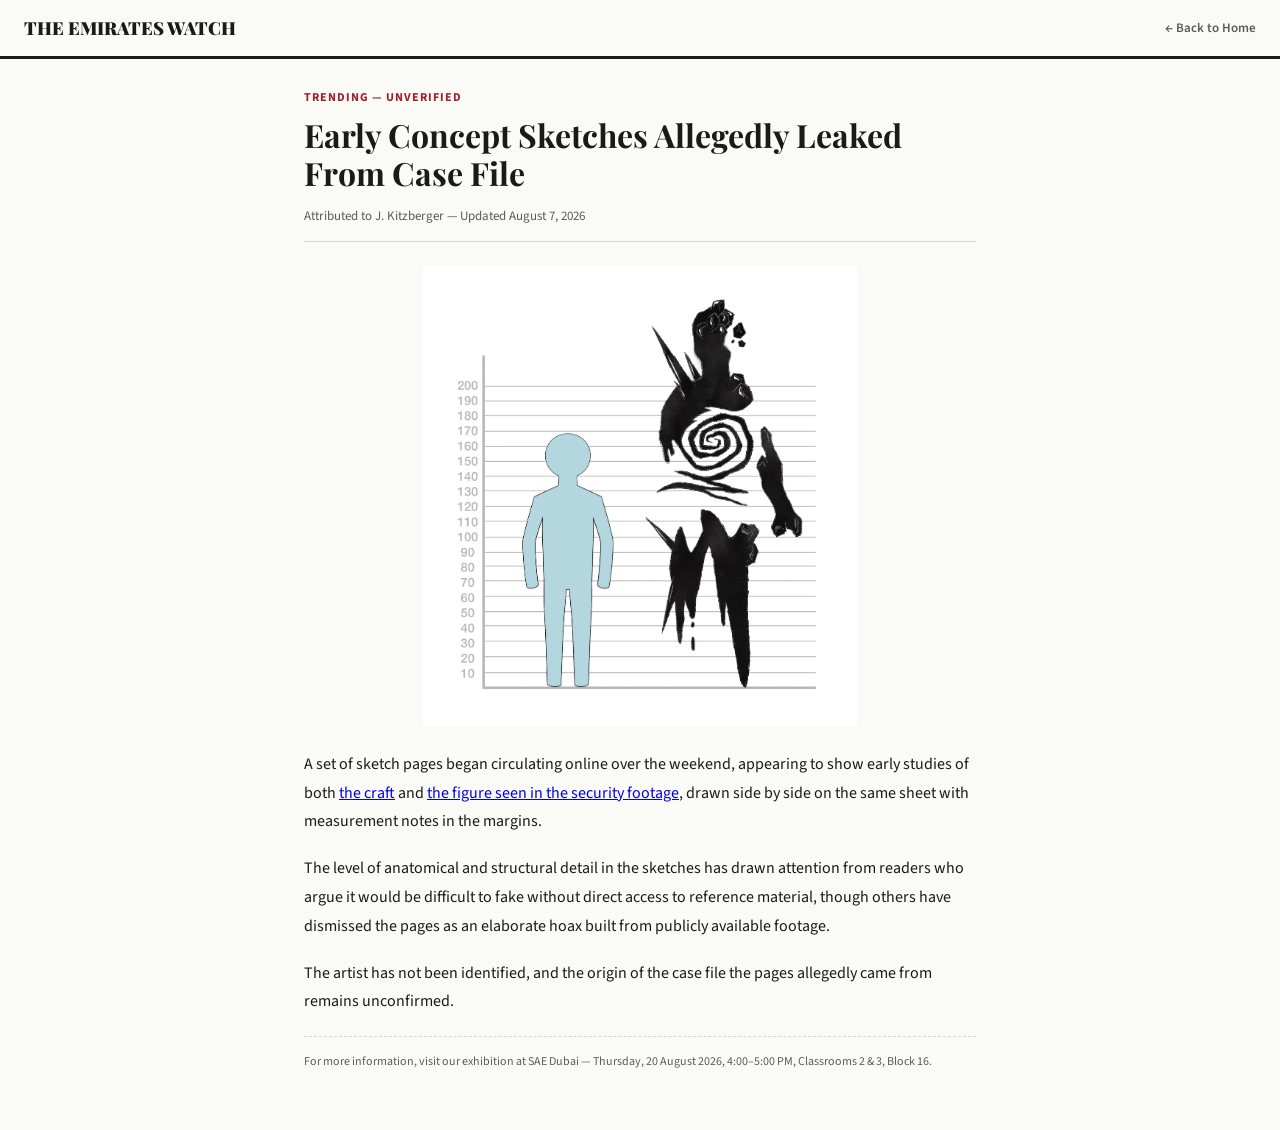
<file: story-sketches.html>
<!DOCTYPE html>
<html lang="en">
<head>
    <meta charset="UTF-8">
    <meta name="viewport" content="width=device-width, initial-scale=1.0">
    <title>The Emirates Watch &mdash; Early Concept Sketches Leaked</title>
    <link rel="preconnect" href="https://fonts.googleapis.com">
    <link rel="preconnect" href="https://fonts.gstatic.com" crossorigin>
    <link href="https://fonts.googleapis.com/css2?family=Playfair+Display:wght@700;900&family=Source+Sans+3:wght@400;600;700&display=swap" rel="stylesheet">
    <link rel="stylesheet" href="article.css">
</head>
<body class="body">

<!--Mini Masthead-->
<header class="masthead-mini">
    <div class="logo-mini">THE EMIRATES WATCH</div>
    <a href="index-mobile.html" class="back-link" onclick="history.back(); return false;">&larr; Back to Home</a>
</header>

<!--Article Body - connects the leaked sketches to both the craft and entity storylines-->
<article class="article">
    <p class="eyebrow">TRENDING &mdash; UNVERIFIED</p>
    <h1 class="headline">Early Concept Sketches Allegedly Leaked From Case File</h1>
    <p class="byline">Attributed to J. Kitzberger &mdash; Updated August 7, 2026</p>

    <img src="./Photos/Entity_concept_2.jpeg" alt="Concept sketches showing the craft and entity" class="photo-placeholder">

    <div class="body-text">
        <p>A set of sketch pages began circulating online over the weekend, appearing to show early studies of both <a href="story-craft.html">the craft</a> and <a href="story-entity.html">the figure seen in the security footage</a>, drawn side by side on the same sheet with measurement notes in the margins.</p>
        <p>The level of anatomical and structural detail in the sketches has drawn attention from readers who argue it would be difficult to fake without direct access to reference material, though others have dismissed the pages as an elaborate hoax built from publicly available footage.</p>
        <p>The artist has not been identified, and the origin of the case file the pages allegedly came from remains unconfirmed.</p>
    </div>

    <!--Exhibition tie-back note - appears on every page-->
    <p class="exhibition-note">For more information, visit our exhibition at SAE Dubai &mdash; Thursday, 20 August 2026, 4:00&ndash;5:00 PM, Classrooms 2 &amp; 3, Block 16.</p>
</article>

</body>
</html>
</file>
<file: error-404.css>
/* ---- Base ---- */
*{ box-sizing: border-box; }

html, body{
    margin: 0;
    padding: 0;
    height: 100%;
    background-color: #000;
    overflow: hidden;
}

.body-404{
    font-family: 'Courier New', Consolas, monospace;
}

/* ---- Seizure Warning Overlay ---- */
.seizure-overlay{
    position: fixed;
    inset: 0;
    z-index: 999;
    background-color: #000;
    display: flex;
    flex-direction: column;
    align-items: center;
    justify-content: center;
    text-align: center;
    padding: 32px;
    gap: 16px;
}

.seizure-title{
    font-size: 20px;
    letter-spacing: 1px;
    text-transform: uppercase;
    color: rgba(235, 235, 230, 0.9);
    margin: 0;
}

.seizure-text{
    font-size: 14px;
    line-height: 1.6;
    color: rgba(235, 235, 230, 0.6);
    max-width: 420px;
    margin: 0;
}

.seizure-button{
    margin-top: 8px;
    padding: 12px 24px;
    background: transparent;
    border: 1px solid rgba(235, 235, 230, 0.5);
    color: rgba(235, 235, 230, 0.9);
    font-family: inherit;
    font-size: 13px;
    letter-spacing: 0.5px;
    text-transform: uppercase;
    cursor: pointer;
}

.seizure-button:hover,
.seizure-button:active{
    background-color: rgba(235, 235, 230, 0.15);
}

/* ---- Feed Stage: fills the whole viewport ---- */
.feed-stage{
    position: relative;
    width: 100vw;
    height: 100vh;
    background-color: #050505;
    overflow: hidden;
}

/* Photo frames fill the entire stage - once a real <img> replaces the
   placeholder <span>, set the img to width:100%; height:100%; object-fit:contain
   and everything layered on top (grain, tear, HUD) keeps working unchanged */
.photo-frame{
    position: absolute;
    inset: 0;
    display: block;
    background-color: #0D0D0D;
    filter: grayscale(0.55) contrast(1.05) brightness(0.85);
    width: 100%;
    height: 100%;
    object-fit: cover;
}

/* Irregular, uneven timing reads as corrupted footage rather than a clean
   digital crossfade - short violent flickers mixed with longer holds, and a
   couple of brief double-exposure moments where both are faintly visible */
.photo-1{
    animation: feed-cut-1 6.4s infinite steps(1);
}

.photo-2{
    animation: feed-cut-2 6.4s infinite steps(1);
}

@keyframes feed-cut-1{
    0%{ opacity: 1; }
    3%{ opacity: 0.15; }
    4%{ opacity: 1; }
    31%{ opacity: 1; }
    32%{ opacity: 0; }
    33%{ opacity: 0.3; }
    34%{ opacity: 0; }
    58%{ opacity: 0; }
    59%{ opacity: 1; }
    83%{ opacity: 1; }
    84%{ opacity: 0.1; }
    86%{ opacity: 1; }
    97%{ opacity: 1; }
    98%{ opacity: 0.2; }
    100%{ opacity: 1; }
}

@keyframes feed-cut-2{
    0%{ opacity: 0; }
    3%{ opacity: 0.9; }
    4%{ opacity: 0; }
    31%{ opacity: 0; }
    32%{ opacity: 1; }
    33%{ opacity: 0.7; }
    34%{ opacity: 1; }
    58%{ opacity: 1; }
    59%{ opacity: 0; }
    83%{ opacity: 0; }
    84%{ opacity: 0.85; }
    86%{ opacity: 0; }
    97%{ opacity: 0; }
    98%{ opacity: 0.75; }
    100%{ opacity: 0; }
}

/* ---- Black Flash: brief full signal-loss frames, timed with the harder cuts ---- */
.black-flash{
    position: absolute;
    inset: 0;
    z-index: 5;
    background-color: #000;
    opacity: 0;
    pointer-events: none;
    animation: signal-loss 6.4s infinite steps(1);
}

@keyframes signal-loss{
    0%{ opacity: 0; }
    3.2%{ opacity: 0.85; }
    3.6%{ opacity: 0; }
    32.3%{ opacity: 0.9; }
    32.6%{ opacity: 0; }
    84.2%{ opacity: 0.7; }
    84.6%{ opacity: 0; }
    98.1%{ opacity: 0.5; }
    98.4%{ opacity: 0; }
    100%{ opacity: 0; }
}

/* ---- Grain: subtle monochrome static, not a colorful cartoon texture ---- */
.grain-overlay{
    position: absolute;
    inset: 0;
    z-index: 2;
    pointer-events: none;
    opacity: 0.15;
    mix-blend-mode: overlay;
    background-image: url("data:image/svg+xml,%3Csvg xmlns='http://www.w3.org/2000/svg' width='140' height='140'%3E%3Cfilter id='n'%3E%3CfeTurbulence type='fractalNoise' baseFrequency='0.85' numOctaves='2' stitchTiles='stitch'/%3E%3C/filter%3E%3Crect width='100%25' height='100%25' filter='url(%23n)'/%3E%3C/svg%3E");
    animation: grain-flicker 0.2s infinite steps(2);
}

@keyframes grain-flicker{
    0%{ opacity: 0.09; }
    50%{ opacity: 0.19; }
    100%{ opacity: 0.12; }
}

/* ---- Scanlines: faint CRT/monitor lines, low opacity so it reads as texture not decoration ---- */
.scanlines{
    position: absolute;
    inset: 0;
    z-index: 3;
    pointer-events: none;
    background: repeating-linear-gradient(
        to bottom,
        rgba(0, 0, 0, 0.4) 0px,
        rgba(0, 0, 0, 0.4) 1px,
        transparent 1px,
        transparent 3px
    );
}

/* ---- Tear Line: a single thin horizontal desync, appears rarely and briefly ---- */
.tear-line{
    position: absolute;
    left: 0;
    width: 100%;
    height: 2px;
    background-color: rgba(230, 230, 230, 0.5);
    z-index: 4;
    pointer-events: none;
    animation: tear 6.4s infinite steps(1);
}

@keyframes tear{
    0%{ top: -10px; opacity: 0; }
    32%{ top: -10px; opacity: 0; }
    32.4%{ top: 41%; opacity: 1; }
    33%{ top: 41%; opacity: 0; }
    83%{ top: -10px; opacity: 0; }
    84%{ top: 67%; opacity: 1; }
    84.6%{ top: 67%; opacity: 0; }
    100%{ top: -10px; opacity: 0; }
}

/* ---- HUD Overlay: styled like a real broken monitor readout ---- */
.hud-overlay{
    position: absolute;
    inset: 0;
    z-index: 6;
    pointer-events: none;
    display: flex;
    flex-direction: column;
    justify-content: space-between;
    padding: 28px 32px;
    color: rgba(235, 235, 230, 0.88);
}

.hud-top{
    display: flex;
    align-items: center;
    gap: 8px;
    font-size: 12px;
    letter-spacing: 1.5px;
}

.rec-dot{
    width: 8px;
    height: 8px;
    border-radius: 50%;
    background-color: #C6362F;
    animation: rec-blink 1s infinite steps(1);
}

@keyframes rec-blink{
    0%{ opacity: 1; }
    50%{ opacity: 0.15; }
    100%{ opacity: 1; }
}

.timestamp{
    margin-left: 10px;
    color: rgba(235, 235, 230, 0.55);
}

.hud-center{
    text-align: center;
    margin: auto 0;
}

.hud-code{
    font-size: 15px;
    letter-spacing: 3px;
    color: rgba(235, 235, 230, 0.6);
    margin: 0 0 6px 0;
}

.hud-message{
    font-size: clamp(28px, 6vw, 54px);
    font-weight: 700;
    letter-spacing: 4px;
    margin: 0;
    /* Subtle 1-2px RGB fringe instead of large neon duplicate text - reads as
       a genuine signal artifact rather than a designed glitch font effect */
    text-shadow:
        1px 0 rgba(198, 54, 47, 0.55),
        -1px 0 rgba(70, 170, 190, 0.45);
    animation: text-jitter 6.4s infinite steps(1);
}

@keyframes text-jitter{
    0%{ transform: translate(0, 0); }
    3%{ transform: translate(1px, 0); }
    4%{ transform: translate(-1px, 0); }
    32%{ transform: translate(0, 0); }
    32.5%{ transform: translate(-2px, 1px); }
    33%{ transform: translate(0, 0); }
    84%{ transform: translate(0, 0); }
    84.3%{ transform: translate(2px, -1px); }
    84.6%{ transform: translate(0, 0); }
    100%{ transform: translate(0, 0); }
}

.hud-submessage{
    font-size: 12px;
    letter-spacing: 1.5px;
    text-transform: uppercase;
    color: rgba(235, 235, 230, 0.45);
    margin: 10px 0 0 0;
}

.hud-bottom{
    display: flex;
    justify-content: space-between;
    align-items: center;
    font-size: 11px;
    letter-spacing: 1px;
    color: rgba(235, 235, 230, 0.4);
}

.return-link{
    pointer-events: auto;
    color: rgba(235, 235, 230, 0.55);
    text-decoration: none;
}

.return-link:hover{
    color: rgba(235, 235, 230, 0.9);
}

.exhibition-note-404{
    pointer-events: none;
    font-size: 10px;
    letter-spacing: 0.5px;
    color: rgba(235, 235, 230, 0.35);
    text-align: center;
    margin: 12px 0 0 0;
    padding-top: 10px;
    border-top: 1px dashed rgba(235, 235, 230, 0.2);
}
</file>
<file: style-desktop.css>
/* ---- Tokens ---- */
:root{
    --paper: #FAFAF7;
    --ink: #1A1A18;
    --ink-soft: #5B5B57;
    --crimson: #A11D2B;
    --mustard: #C9A227;
    --rule: #D8D5CC;
    /* Grows with the viewport instead of staying capped at 1100px forever,
       so ultrawide monitors don't just get a narrow column with huge empty
       margins on either side. Never shrinks below 1100px on normal screens. */
    --max-width: clamp(1100px, 65vw, 1600px);
}

*{ box-sizing: border-box; }

.body{
    margin: 0;
    padding: 0;
    background-color: var(--paper);
    color: var(--ink);
    font-family: 'Source Sans 3', sans-serif;
}

/* ---- Masthead ---- */
.masthead{
    display: flex;
    align-items: center;
    justify-content: space-between;
    padding: 22px 60px;
    border-bottom: 3px solid var(--ink);
}

.logo{
    font-family: 'Playfair Display', serif;
    font-weight: 900;
    font-size: clamp(1.875rem, 1.4vw, 2.375rem);
    letter-spacing: 0.5px;
}

.nav{
    display: flex;
    gap: 28px;
}

.nav a{
    color: var(--ink);
    text-decoration: none;
    font-weight: 600;
    font-size: clamp(0.875rem, 0.5vw, 1.0625rem);
    letter-spacing: 0.3px;
    text-transform: uppercase;
}

.nav a:hover{
    color: var(--crimson);
}

.search-icon{
    color: var(--ink-soft);
    flex-shrink: 0;
}

/* ---- Breaking News Ticker ---- */
.ticker-wrap{
    background-color: var(--crimson);
    overflow: hidden;
    white-space: nowrap;
    padding: 9px 0;
}

.ticker-track{
    display: inline-block;
    color: white;
    font-weight: 700;
    font-size: clamp(0.875rem, 0.5vw, 1.0625rem);
    letter-spacing: 0.3px;
    padding-left: 100%;
    animation: ticker 26s linear infinite;
}

@keyframes ticker{
    0%{ transform: translateX(0); }
    100%{ transform: translateX(-100%); }
}

/* ---- Photo Placeholders ---- */
.photo-placeholder{
    display: block;
    background-color: #E6E3D9;
    object-fit: cover;
}

.hero-photo{
    width: 100%;
    height: clamp(480px, 25vw, 620px);
    margin-bottom: 18px;
    object-fit: cover;
}

.thumb{
    width: clamp(110px, 7vw, 150px);
    height: clamp(110px, 7vw, 150px);
    flex-shrink: 0;
    font-size: 11px;
}

/* ---- Hero Row: main story + trending side by side ---- */
.hero-row{
    max-width: var(--max-width);
    margin: 0 auto;
    padding: 36px 60px;
    display: flex;
    gap: 40px;
    border-bottom: 1px solid var(--rule);
}

.hero{
    flex: 2.2;
}

.hero-link{
    display: block;
    text-decoration: none;
    color: inherit;
    cursor: pointer;
}

.eyebrow{
    color: var(--crimson);
    font-weight: 700;
    font-size: clamp(0.75rem, 0.5vw, 0.9375rem);
    letter-spacing: 1px;
    text-transform: uppercase;
    margin: 0 0 8px 0;
}

.headline{
    font-family: 'Playfair Display', serif;
    font-size: clamp(2.375rem, 2.4vw, 3.375rem);
    line-height: 1.15;
    margin: 0 0 16px 0;
}

.lead-paragraph{
    font-size: clamp(1rem, 0.9vw, 1.25rem);
    line-height: 1.75;
    color: var(--ink-soft);
    margin: 0;
    max-width: clamp(620px, 40vw, 900px);
}

/* ---- Trending Sidebar ---- */
.trending{
    flex: 1;
    border-left: 1px solid var(--rule);
    padding-left: 30px;
}

.section-title{
    font-family: 'Playfair Display', serif;
    font-size: clamp(1.25rem, 1.1vw, 1.625rem);
    margin: 0 0 14px 0;
    border-left: 4px solid var(--mustard);
    padding-left: 10px;
}

.trending-list{
    list-style: none;
    margin: 0;
    padding: 0;
}

.trending-list li{
    padding: 12px 0;
    border-bottom: 1px dashed var(--rule);
}

.trending-list a{
    color: var(--ink);
    text-decoration: none;
    font-size: clamp(0.875rem, 0.9vw, 1.125rem);
    font-weight: 600;
    display: block;
}

.byline{
    display: block;
    font-size: clamp(0.6875rem, 0.6vw, 0.875rem);
    color: var(--ink-soft);
    font-style: italic;
    margin-top: 3px;
}

/* ---- Stories Grid ---- */
.stories{
    max-width: var(--max-width);
    margin: 0 auto;
    padding: 36px 60px;
}

.stories-grid{
    display: grid;
    grid-template-columns: repeat(2, 1fr);
    gap: 20px 40px;
}

.story-card{
    display: flex;
    gap: 14px;
    align-items: center;
    text-decoration: none;
    color: var(--ink);
    padding: 14px 0;
    border-bottom: 1px solid var(--rule);
    cursor: pointer;
}

.story-text h3{
    font-family: 'Playfair Display', serif;
    font-size: clamp(1rem, 1vw, 1.25rem);
    margin: 0 0 4px 0;
    line-height: 1.3;
}

.story-text p{
    font-size: clamp(0.8125rem, 0.7vw, 1rem);
    color: var(--ink-soft);
    margin: 0;
}

/* ---- Footer ---- */
.footer{
    padding: 40px 60px;
    text-align: center;
    border-top: 3px solid var(--ink);
}

.social-links{
    display: flex;
    justify-content: center;
    gap: 18px;
    margin-bottom: 14px;
}

.social-links a{
    color: var(--ink);
    text-decoration: none;
    font-weight: 700;
    font-size: clamp(0.8125rem, 0.4vw, 0.9375rem);
    border: 1px solid var(--ink);
    border-radius: 50%;
    width: clamp(34px, 2vw, 42px);
    height: clamp(34px, 2vw, 42px);
    display: flex;
    align-items: center;
    justify-content: center;
}

.social-links a:hover{
    background-color: var(--ink);
    color: var(--paper);
}

.footer-note{
    font-size: clamp(0.75rem, 0.4vw, 0.875rem);
    color: var(--ink-soft);
    margin: 0;
}

.exhibition-note{
    font-size: clamp(0.75rem, 0.4vw, 0.875rem);
    color: var(--ink-soft);
    margin: 10px 0 0 0;
    padding-top: 10px;
    border-top: 1px dashed var(--rule);
}
</file>
<file: style-mobile.css>
/* ---- Tokens ---- */
:root{
    --paper: #FAFAF7;
    --ink: #1A1A18;
    --ink-soft: #5B5B57;
    --crimson: #A11D2B;
    --mustard: #C9A227;
    --rule: #D8D5CC;
}

*{ box-sizing: border-box; }

.body{
    margin: 0;
    padding: 0;
    background-color: var(--paper);
    color: var(--ink);
    font-family: 'Source Sans 3', sans-serif;
}

/* ---- Masthead ---- */
.masthead{
    display: flex;
    align-items: center;
    justify-content: space-between;
    padding: 18px 20px;
    border-bottom: 3px solid var(--ink);
}

.logo{
    font-family: 'Playfair Display', serif;
    font-weight: 900;
    font-size: 22px;
    line-height: 1.05;
    letter-spacing: 0.5px;
}

.search-icon{
    color: var(--ink-soft);
    flex-shrink: 0;
}

/* ---- Breaking News Ticker ---- */
.ticker-wrap{
    background-color: var(--crimson);
    overflow: hidden;
    white-space: nowrap;
    padding: 8px 0;
}

.ticker-track{
    display: inline-block;
    color: white;
    font-weight: 700;
    font-size: 13px;
    letter-spacing: 0.3px;
    padding-left: 100%;
    animation: ticker 22s linear infinite;
}

@keyframes ticker{
    0%{ transform: translateX(0); }
    100%{ transform: translateX(-100%); }
}

/* ---- Photo Placeholders ---- */
.photo-placeholder{
    display: block;
    background-color: #E6E3D9;
    object-fit: cover;
}

.hero-photo{
    width: 100%;
    height: 420px;
    margin-bottom: 16px;
    object-fit: cover;
}

.thumb{
    width: 90px;
    height: 90px;
    flex-shrink: 0;
    font-size: 10px;
}

/* ---- Hero / Main Story ---- */
.hero{
    padding: 24px 20px;
    border-bottom: 1px solid var(--rule);
}

.hero-link{
    display: block;
    text-decoration: none;
    color: inherit;
    cursor: pointer;
}

.eyebrow{
    color: var(--crimson);
    font-weight: 700;
    font-size: 12px;
    letter-spacing: 1px;
    text-transform: uppercase;
    margin: 0 0 8px 0;
}

.headline{
    font-family: 'Playfair Display', serif;
    font-size: 26px;
    line-height: 1.2;
    margin: 0 0 14px 0;
}

.lead-paragraph{
    font-size: 15px;
    line-height: 1.7;
    color: var(--ink-soft);
    margin: 0;
}

/* ---- Section Titles ---- */
.section-title{
    font-family: 'Playfair Display', serif;
    font-size: 18px;
    margin: 0 0 12px 0;
    border-left: 4px solid var(--mustard);
    padding-left: 10px;
}

/* ---- Trending Sidebar ---- */
.trending{
    padding: 20px;
    border-bottom: 1px solid var(--rule);
}

.trending-list{
    list-style: none;
    margin: 0;
    padding: 0;
}

.trending-list li{
    padding: 10px 0;
    border-bottom: 1px dashed var(--rule);
}

.trending-list a{
    color: var(--ink);
    text-decoration: none;
    font-size: 14px;
    font-weight: 600;
    display: block;
}

.byline{
    display: block;
    font-size: 11px;
    color: var(--ink-soft);
    font-style: italic;
    margin-top: 3px;
}

/* ---- Stories Grid ---- */
.stories{
    padding: 20px;
}

.story-card{
    display: flex;
    gap: 12px;
    align-items: center;
    text-decoration: none;
    color: var(--ink);
    padding: 12px 0;
    border-bottom: 1px solid var(--rule);
}

.story-text h3{
    font-family: 'Playfair Display', serif;
    font-size: 15px;
    margin: 0 0 4px 0;
    line-height: 1.3;
}

.story-text p{
    font-size: 12px;
    color: var(--ink-soft);
    margin: 0;
}

/* ---- Footer ---- */
.footer{
    padding: 30px 20px;
    text-align: center;
    border-top: 3px solid var(--ink);
}

.social-links{
    display: flex;
    justify-content: center;
    gap: 16px;
    margin-bottom: 12px;
}

.social-links a{
    color: var(--ink);
    text-decoration: none;
    font-weight: 700;
    font-size: 13px;
    border: 1px solid var(--ink);
    border-radius: 50%;
    width: 32px;
    height: 32px;
    display: flex;
    align-items: center;
    justify-content: center;
}

.footer-note{
    font-size: 11px;
    color: var(--ink-soft);
    margin: 0;
}

.exhibition-note{
    font-size: 11px;
    color: var(--ink-soft);
    margin: 10px 0 0 0;
    padding-top: 10px;
    border-top: 1px dashed var(--rule);
}
</file>
<file: article.css>
/* ---- Tokens (matches masthead site) ---- */
:root{
    --paper: #FAFAF7;
    --ink: #1A1A18;
    --ink-soft: #5B5B57;
    --crimson: #A11D2B;
    --mustard: #C9A227;
    --rule: #D8D5CC;
}

*{ box-sizing: border-box; }

.body{
    margin: 0;
    padding: 0;
    background-color: var(--paper);
    color: var(--ink);
    font-family: 'Source Sans 3', sans-serif;
}

/* ---- Mini Masthead ---- */
.masthead-mini{
    display: flex;
    align-items: center;
    justify-content: space-between;
    padding: 16px 24px;
    border-bottom: 3px solid var(--ink);
}

.logo-mini{
    font-family: 'Playfair Display', serif;
    font-weight: 900;
    font-size: 18px;
}

.back-link{
    color: var(--ink-soft);
    text-decoration: none;
    font-size: 13px;
    font-weight: 600;
}

/* ---- Article ---- */
.article{
    max-width: 720px;
    margin: 0 auto;
    padding: 30px 24px 60px 24px;
}

.eyebrow{
    color: var(--crimson);
    font-weight: 700;
    font-size: 12px;
    letter-spacing: 1px;
    text-transform: uppercase;
    margin: 0 0 10px 0;
}

.headline{
    font-family: 'Playfair Display', serif;
    font-size: 32px;
    line-height: 1.2;
    margin: 0 0 14px 0;
}

.byline{
    font-size: 13px;
    color: var(--ink-soft);
    margin: 0 0 24px 0;
    border-bottom: 1px solid var(--rule);
    padding-bottom: 16px;
}

/* ---- Photo Placeholder ---- */
.photo-placeholder{
    display: block;
    background-color: var(--paper);
    width: 100%;
    height: 460px;
    margin-bottom: 24px;
    object-fit: contain;
}

.body-text p{
    font-size: 16px;
    line-height: 1.8;
    color: var(--ink);
    margin: 0 0 18px 0;
}

.exhibition-note{
    font-size: 12px;
    color: var(--ink-soft);
    margin: 20px 0 0 0;
    padding-top: 16px;
    border-top: 1px dashed var(--rule);
}
</file>
